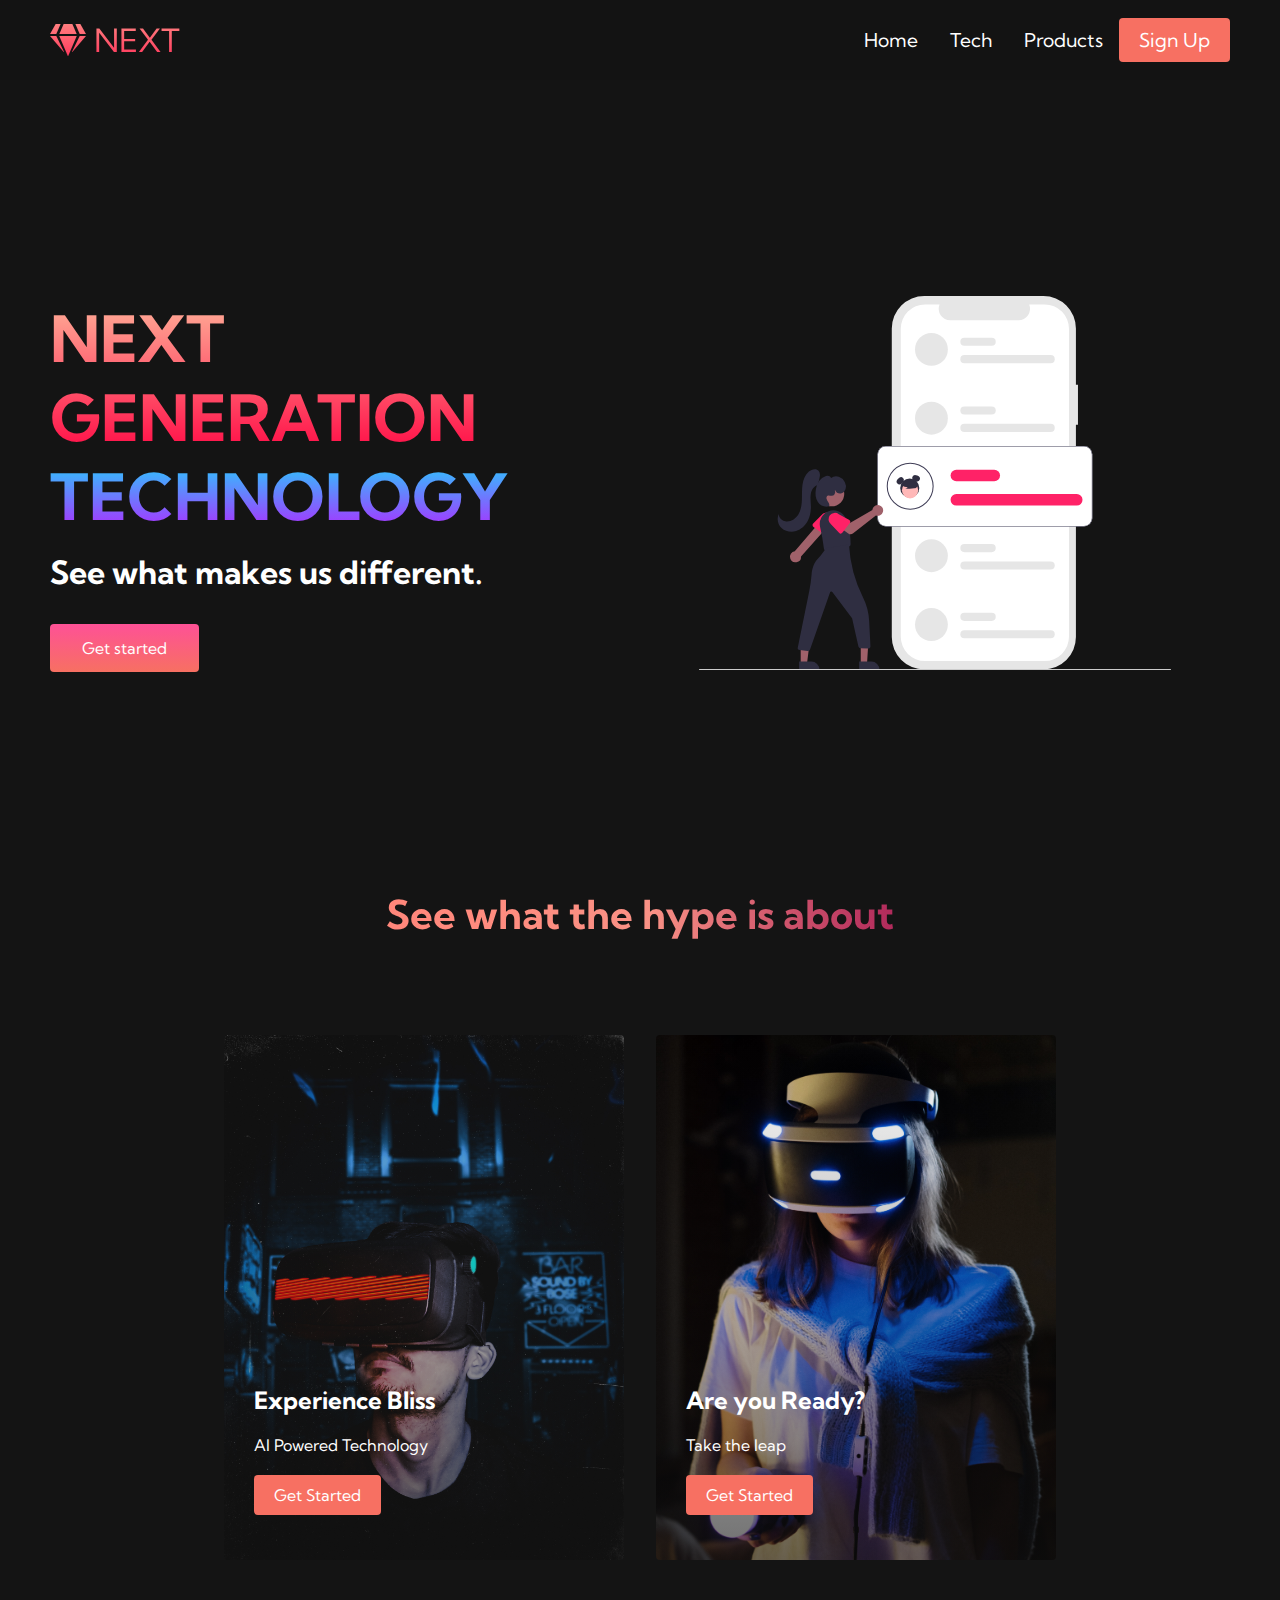
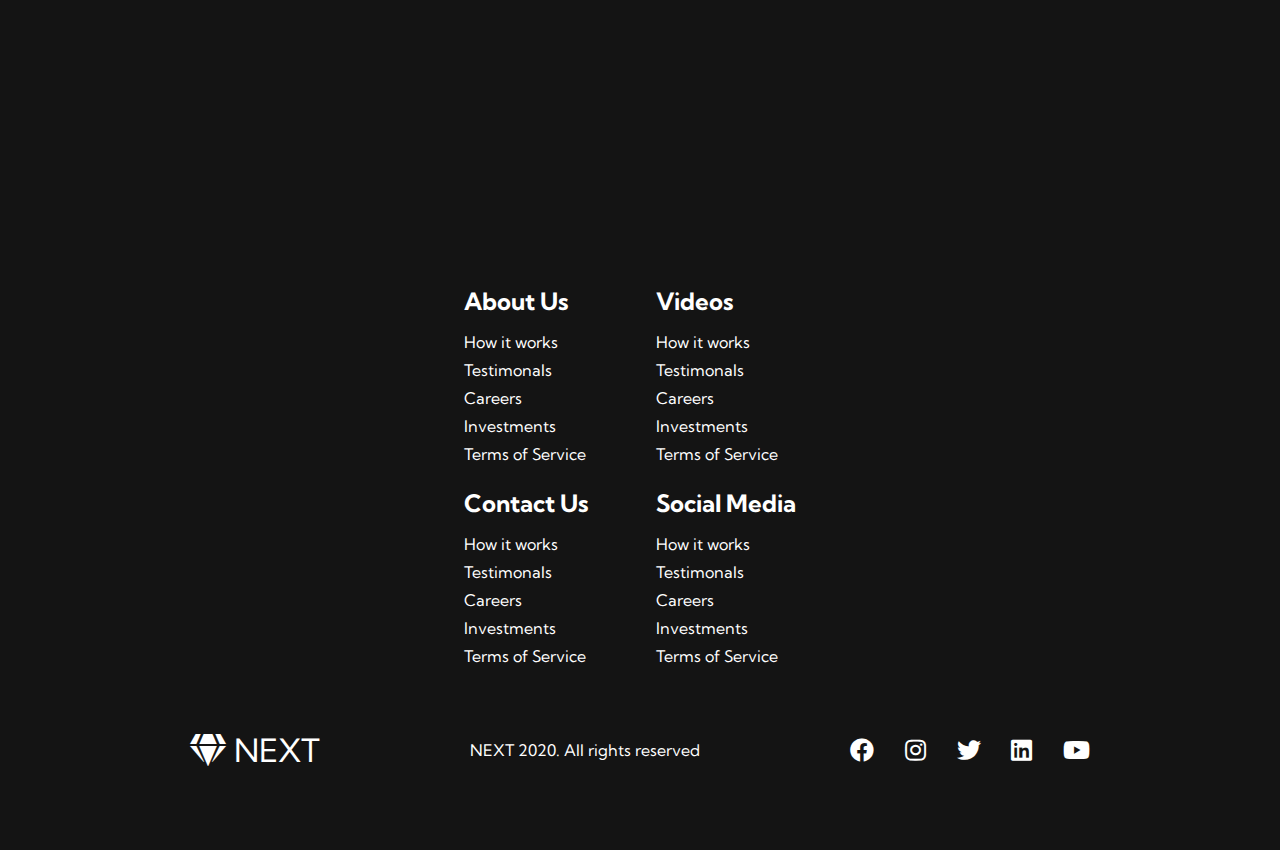
<file: index.html>
<!DOCTYPE html>
<html lang="en">
<head>
    <meta charset="UTF-8">
    <meta name="viewport" content="width=device-width, initial-scale=1.0">
    <title>NEXT Website</title>
    <link rel="stylesheet" href="styles.css"/>
    <link rel="stylesheet" href="font-awesome/css/all.css">
    <link href="https://fonts.googleapis.com/css2?family=Kumbh+Sans:wght@400;700&display=swap" rel="stylesheet">
</head>
<body>
    <!-- Navbar Section -->
       <!-- Navbar Section -->
    <nav class="navbar">
      <div class="navbar__container">
        <a href="/" id="navbar__logo"><i class="fas fa-gem"></i>NEXT</a>
        <div class="navbar__toggle" id="mobile-menu">
          <span class="bar"></span> <span class="bar"></span>
          <span class="bar"></span>
        </div>
        <ul class="navbar__menu">
          <li class="navbar__item">
            <a href="/" class="navbar__links">Home</a>
          </li>
          <li class="navbar__item">
            <a href="/tech.html" class="navbar__links">Tech</a>
          </li>
          <li class="navbar__item">
            <a href="/" class="navbar__links">Products</a>
          </li>
          <li class="navbar__btn"><a href="/" class="button">Sign Up</a></li>
        </ul>
      </div>
    </nav>

    <!-- Hero Section -->
<div class="main">
    <div class="main__container">
        <div class="main__content">
            <h1>NEXT GENERATION</h1>
            <h2>TECHNOLOGY</h2>
            <p>See what makes us different.</p>
            <button class="main__btn"><a href="/">Get started</a></button>
        </div>
        <div class="main__img--container">
            <img src="images/pic1.svg" alt="pic" id="main__img">
        </div>
    </div>
</div>

<!-- Services Section -->
<div class="services">
    <h1>See what the hype is about</h1>
    <div class="services__container">
        <div class="services__card">
            <h2>Experience Bliss</h2>
            <p>AI Powered Technology</p>
            <button>Get Started</button>
        </div>
        <div class="services__card">
            <h2>Are you Ready?</h2>
            <p>Take the leap</p>
            <button>Get Started</button>
        </div>
    </div>
</div>

<!-- Footer Section -->
<div class="footer__container">
    <div class="footer__links">
        <div class="footer__link--wrapper">
            <div class="footer__link--items">
                <h2>About Us</h2>
                <a href="/">How it works</a>
                <a href="/">Testimonals</a>
                <a href="/">Careers</a>
                <a href="/">Investments</a>
                <a href="/">Terms of Service</a>
            </div>
            <div class="footer__link--items">
                <h2>Contact Us</h2>
                <a href="/">How it works</a>
                <a href="/">Testimonals</a>
                <a href="/">Careers</a>
                <a href="/">Investments</a>
                <a href="/">Terms of Service</a>
            </div>
        </div>
        <div class="footer__link--wrapper">
            <div class="footer__link--items">
                <h2>Videos</h2>
                <a href="/">How it works</a>
                <a href="/">Testimonals</a>
                <a href="/">Careers</a>
                <a href="/">Investments</a>
                <a href="/">Terms of Service</a>
            </div>
            <div class="footer__link--items">
                <h2>Social Media</h2>
                <a href="/">How it works</a>
                <a href="/">Testimonals</a>
                <a href="/">Careers</a>
                <a href="/">Investments</a>
                <a href="/">Terms of Service</a>
            </div>
        </div>
    </div>
    <div class="social__media">
        <div class="social__media--wrap">
            <div class="footer__logo">
                <a href="/" id="footer__logo"><i class="fas fa-gem"></i>NEXT</a>
            </div>
            <p class="website__rights">NEXT 2020. All rights reserved</p>
            <div class="social__icons">
                <a href="/" class="social__icon--link" target="_blank"><i class="fab fa-facebook"></i></a>
                <a href="/" class="social__icon--link" target="_blank"><i class="fab fa-instagram"></i></a>
                <a href="/" class="social__icon--link" target="_blank"><i class="fab fa-twitter"></i></a>
                <a href="/" class="social__icon--link" target="_blank"><i class="fab fa-linkedin"></i></a>
                <a href="/" class="social__icon--link" target="_blank"><i class="fab fa-youtube"></i></a>
            </div>
        </div>
    </div>
</div>

    <script src="app.js"></script>
</body>
</html>
</file>
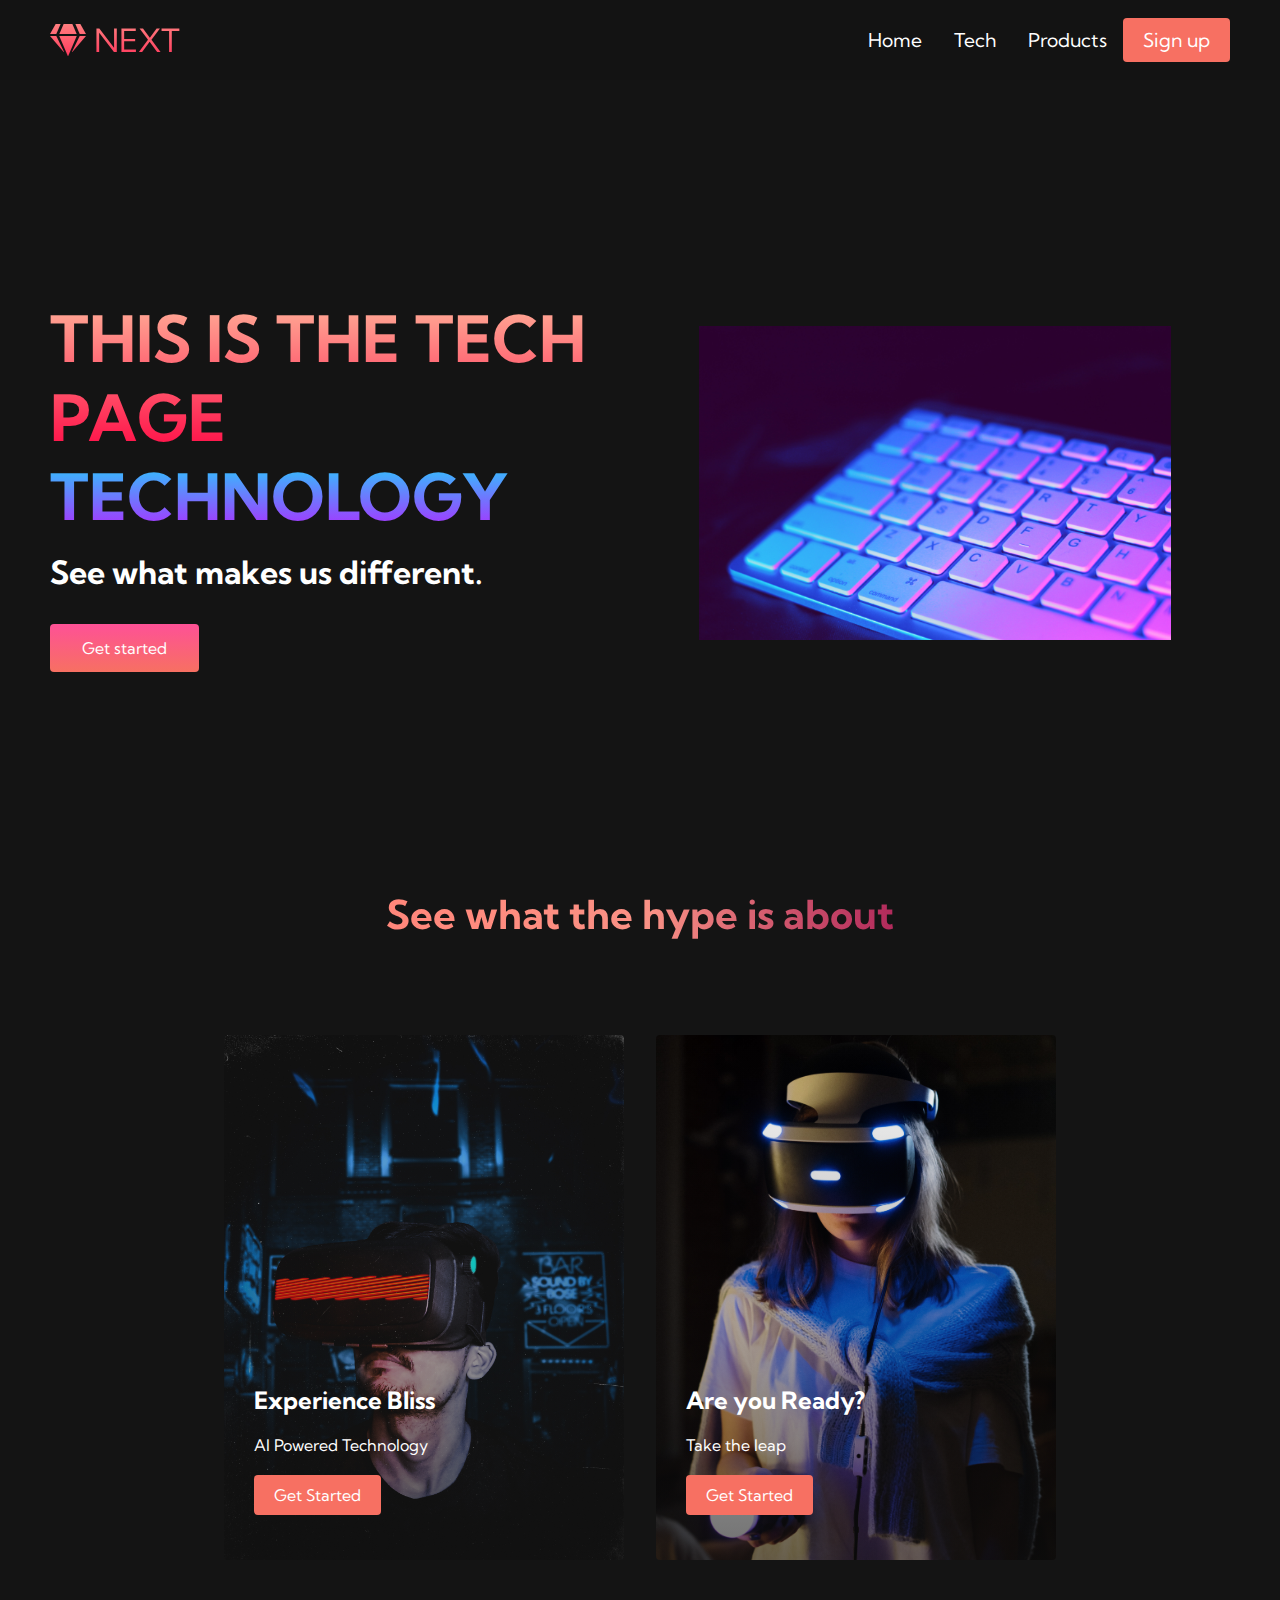
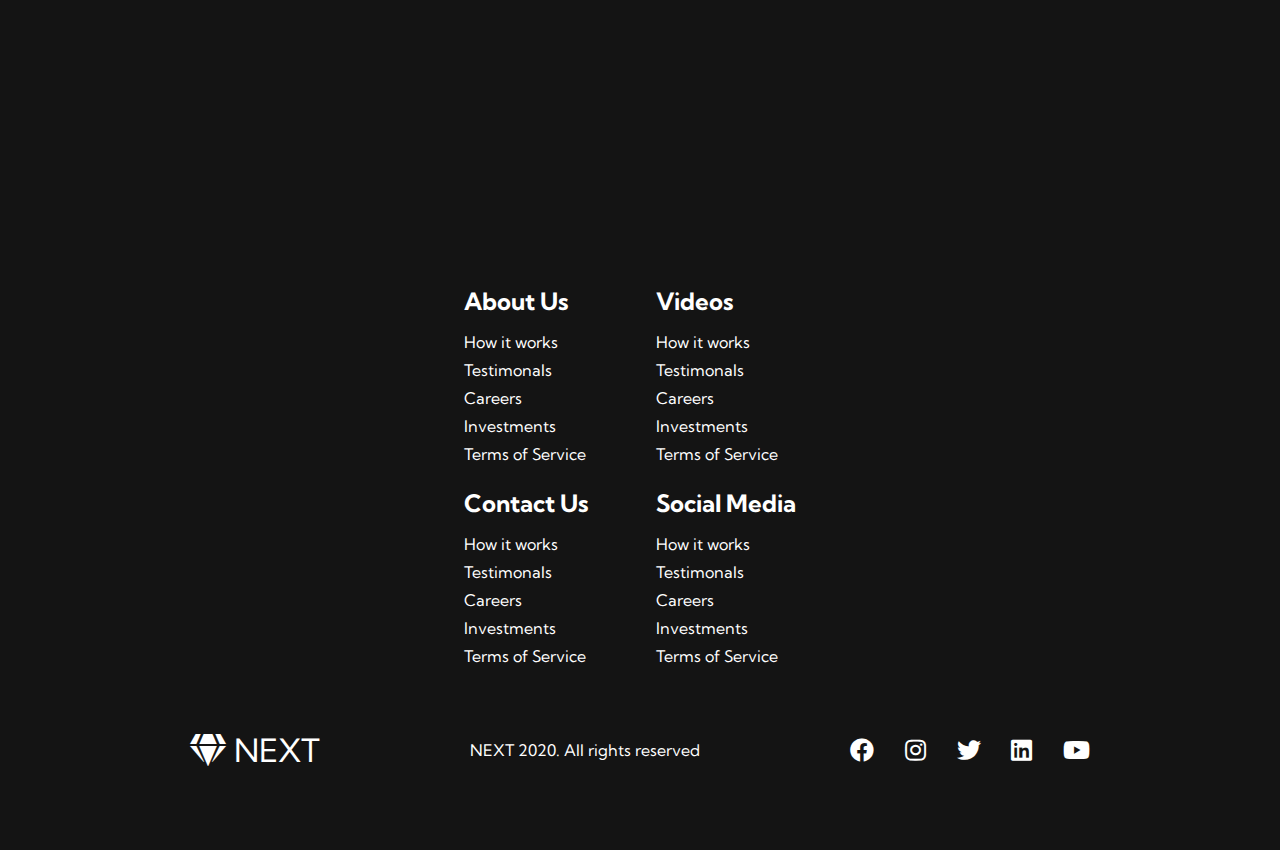
<file: tech.html>
<!DOCTYPE html>
<html lang="en">
<head>
    <meta charset="UTF-8">
    <meta name="viewport" content="width=device-width, initial-scale=1.0">
    <title>NEXT Website</title>
    <link rel="stylesheet" href="styles.css"/>
    <link rel="stylesheet" href="font-awesome/css/all.css">
    <link href="https://fonts.googleapis.com/css2?family=Kumbh+Sans:wght@400;700&display=swap" rel="stylesheet">
</head>
<body>
    <!-- Navbar Section -->
    <nav class="navbar">
        <div class="navbar__container">
            <a href="/" id="navbar__logo">
                <i class="fas fa-gem"></i>NEXT</a>
            <div class="narbar__toggle" id="mobile-menu">
              <span class="bar"></span>
              <span class="bar"></span>
              <span class="bar"></span>
            </div>
            <ul class="navbar__menu">
                <li class="navbar__item">
                    <a href="/" class="navbar__links">Home</a>
                </li>
                <li class="navbar__item">
                    <a href="tech.html" class="navbar__links">Tech</a>
                </li>
                <li class="navbar__item">
                    <a href="test.html" class="navbar__links">Products</a>
                </li>
                <li class="navbar__btn">
                    <a href="/" class="button">Sign up</a></li>
            </ul>
        </div>
    </nav>

    <!-- Hero Section -->
<div class="main">
    <div class="main__container">
        <div class="main__content">
            <h1><h1>THIS IS THE TECH PAGE</h1></h1>
            <h2>TECHNOLOGY</h2>
            <p>See what makes us different.</p>
            <button class="main__btn"><a href="/">Get started</a></button>
        </div>
        <div class="main__img--container">
            <img src="images/pic4.jpg" alt="pic" id="main__img">
        </div>
    </div>
</div>

<!-- Services Section -->
<div class="services">
    <h1>See what the hype is about</h1>
    <div class="services__container">
        <div class="services__card">
            <h2>Experience Bliss</h2>
            <p>AI Powered Technology</p>
            <button>Get Started</button>
        </div>
        <div class="services__card">
            <h2>Are you Ready?</h2>
            <p>Take the leap</p>
            <button>Get Started</button>
        </div>
    </div>
</div>

<!-- Footer Section -->
<div class="footer__container">
    <div class="footer__links">
        <div class="footer__link--wrapper">
            <div class="footer__link--items">
                <h2>About Us</h2>
                <a href="/">How it works</a>
                <a href="/">Testimonals</a>
                <a href="/">Careers</a>
                <a href="/">Investments</a>
                <a href="/">Terms of Service</a>
            </div>
            <div class="footer__link--items">
                <h2>Contact Us</h2>
                <a href="/">How it works</a>
                <a href="/">Testimonals</a>
                <a href="/">Careers</a>
                <a href="/">Investments</a>
                <a href="/">Terms of Service</a>
            </div>
        </div>
        <div class="footer__link--wrapper">
            <div class="footer__link--items">
                <h2>Videos</h2>
                <a href="/">How it works</a>
                <a href="/">Testimonals</a>
                <a href="/">Careers</a>
                <a href="/">Investments</a>
                <a href="/">Terms of Service</a>
            </div>
            <div class="footer__link--items">
                <h2>Social Media</h2>
                <a href="/">How it works</a>
                <a href="/">Testimonals</a>
                <a href="/">Careers</a>
                <a href="/">Investments</a>
                <a href="/">Terms of Service</a>
            </div>
        </div>
    </div>
    <div class="social__media">
        <div class="social__media--wrap">
            <div class="footer__logo">
                <a href="/" id="footer__logo"><i class="fas fa-gem"></i>NEXT</a>
            </div>
            <p class="website__rights">NEXT 2020. All rights reserved</p>
            <div class="social__icons">
                <a href="/" class="social__icon--link" target="_blank"><i class="fab fa-facebook"></i></a>
                <a href="/" class="social__icon--link" target="_blank"><i class="fab fa-instagram"></i></a>
                <a href="/" class="social__icon--link" target="_blank"><i class="fab fa-twitter"></i></a>
                <a href="/" class="social__icon--link" target="_blank"><i class="fab fa-linkedin"></i></a>
                <a href="/" class="social__icon--link" target="_blank"><i class="fab fa-youtube"></i></a>
            </div>
        </div>
    </div>
</div>

    <script src="app.js"></script>
</body>
</html>
</file>
<file: styles.css>
* {
    box-sizing: border-box;
    margin: 0;
    padding: 0;
    font-family: 'Kumbh Sans', sans-serif;
}

.navbar {
    background: #131313;
    height: 80px;
    display: flex;
    justify-content: center;
    align-items: center;
    font-size: 1.2rem;
    position: sticky;
    top: 0;
    z-index: 999;
}

.navbar__container {
    display: flex;
    justify-content: space-between;
    height: 80px;
    z-index: 1;
    width: 100%;
    max-width: 1300px;
    margin: 0 auto;
    padding: 0 50px;
}

#navbar__logo {
    background-color: #ff8177;
    background-image: linear-gradient(to top, #ff0844 0%, #ffb199 100%);
    background-size: 100%;
    -webkit-background-clip: text;
    -moz-background-clip: text;
    -webkit-text-fill-color: transparent;
    -moz-text-fill-color: transparent;
    display: flex;
    align-items: center;
    cursor: pointer;
    text-decoration: none;
    font-size: 2rem;
}

.fa-gem {
    margin-right: 0.5rem;
}

.navbar__menu {
    display: flex;
    align-items: center;
    list-style: none;
    text-align: center;
}

.navbar__item {
    height: 80px;
}

.navbar__links {
    color: white;
    display: flex;
    align-items: center;
    justify-content: center;
    text-decoration: none;
    padding: 0 1rem;
    height: 100%;
}

.navbar__btn {
    display: flex;
    justify-content: center;
    align-items: center;
    padding: 0 1 rem;
    width: 100%;
}

.button {
    display: flex;
    justify-content: center;
    align-items: center;
    text-decoration: none;
    padding: 10px 20px;
    height: 100%;
    width: 100%;
    border: none;
    outline: none;
    border-radius: 4px;
    background: #f77062;
    color: white;
}

.button:hover {
    background: #4837ff;
    transition: all 0.3s ease;
}

.navbar__links:hover {
    color: #f77062;
    transition: all 0.3s ease;
}

@media screen and (max-width: 960px) {
    .navbar__container {
        display: flex;
        justify-content: space-between;
        height: 80px;
        z-index: 1;
        width: 100%;
        max-width: 1300px;
        padding: 0;
    }

    .navbar__menu {
        display: grid;
        grid-template-columns: auto;
        margin: 0;
        width: 100%;
        position: absolute;
        top: -1000px;
        opacity: 0;
        transition: all 0.5s ease;
        height: 50vh;
        z-index: -1;
        background: #131313;
    }

    .navbar__menu.active {
        background: #131313;
        top: 100%;
        opacity: 1;
        transition: all 0.5s ease;
        z-index: 99;
        height: 50vh;
        font-size: 1.6rem;
    }

    #navbar__logo {
        padding-left: 25px;
    }

    .navbar__toggle .bar {
        width: 25px;
        height: 3px;
        margin: 5px auto;
        transition: all 0.3s ease-in-out;
        background: #fff;
    }

    .navbar__item {
        width: 100%;
    }

    .navbar__links {
        text-align: center;
        padding: 2rem;
        width: 100%;
        display: table;
    }

    #mobile-menu {
        position: absolute;
        top: 20%;
        right: 5%;
        transform: translate(5%, 20%);
    }

    .navbar__btn {
        padding-bottom: 2rem;
    }

    .button {
        display: flex;
        justify-content: center;
        align-items: center;
        width: 80%;
        height: 80px;
        margin: 0;
    }

    .navbar__toggle .bar {
        display: block;
        cursor: pointer;
    }

    #mobile-menu.is-active .bar:nth-child(2) {
        opacity: 0;
    }

    #mobile-menu.is-active .bar:nth-child(1) {
        transform: translateY(8px) rotate(45deg);
    }

    #mobile-menu.is-active .bar:nth-child(3) {
        transform: translateY(-8px) rotate(-45deg);
    }
} 

/* Hero Section CSS */
.main {
    background-color: #141414;
}

.main__container {
    display: grid;
    grid-template-columns: 1fr 1fr;
    align-items: center;
    justify-self: center;
    margin: 0 auto;
    height: 90vh;
    background-color: #141414;
    z-index: 1;
    width: 100%;
    max-width: 1300px;
    padding: 0 50px;
}

.main__content h1 {
    font-size: 4rem;
    background-color: #ff8177;
    background-image: linear-gradient(to top, #ff0844 0%, #ffb199 100%);
    background-size: 100%;
    -webkit-background-clip: text;
    -moz-background-clip: text;
    -webkit-text-fill-color: transparent;
    -moz-text-fill-color: transparent;
}

.main__content h2 {
    font-size: 4rem;
    background-color: #ff8177;
    background-image: linear-gradient(to top, #b721ff 0%, #21d4fd 100%);
    background-size: 100%;
    -webkit-background-clip: text;
    -moz-background-clip: text;
    -webkit-text-fill-color: transparent;
    -moz-text-fill-color: transparent;
}

.main__content p {
    margin-top: 1rem;
    font-size: 2rem;
    font-weight: 700;
    color: #fff;
}

.main__btn {
    font-size: 1rem;
    background-image: linear-gradient(to top, #f77062 0%, #fe5196 100%);
    padding: 14px 32px;
    border: none;
    border-radius: 4px;
    color: #fff;
    margin-top: 2rem;
    cursor: pointer;
    position: relative;
    transition: all 0.35s;
    outline: none;
}

.main__btn a {
    position: relative;
    z-index: 2;
    color: #fff;
    text-decoration: none;
}

.main__btn:after {
    position: absolute;
    content: '';
    top: 0;
    left: 0;
    width: 0;
    height: 100%;
    background: #4837ff;
    transition: all 0.35s;
    border-radius: 4px;
}

.main__btn:hover {
    color: #fff;
}

.main__btn:hover:after {
    width: 100%;
}

.main__img--container {
    text-align: center;
}

#main__img {
    height: 80%;
    width: 80%;
}

@media screen and (max-width: 768px) {
    .main__container {
        display: grid;
        grid-template-columns: auto;
        align-items: center;
        justify-self: center;
        width: 100%;
        margin: 0 auto;
        height: 90vh;
    }

    .main__content {
        text-align: center;
        margin-bottom: 4rem;
    }

    .main__content h1 {
        font-size: 2.5rem;
        margin-top: 2rem;
    }

    .main__content h2 {
        font-size: 3rem;
    } 

    .main__content p {
        margin-top: 1rem;
        font-size: 1.5rem;
    }
}

@media screen and (max-width: 480px) {
    .main__content h1 {
        font-size: 2rem;
        margin-top: 3rem;
    }

    .main__content h2 {
        font-size: 2rem;
    } 

    .main__content p {
        margin-top: 2rem;
        font-size: 1.5rem;
    }

    .main__btn {
        padding: 12px 36px;
        margin: 2.5rem 0;
    }
}

/* Services Section CSS */
.services {
    background: #141414;
    display: flex;
    flex-direction: column;
    align-items: center;
    height: 100vh;
}

.services h1 {
    background-color: #ff8177;
    background-image: linear-gradient(to right, #ff8177 0%, #ff867a 0%, #ff8c7f 21%, #f99185 52%, #cf556c 78%, #b12a5b 100%);
    background-size: 100%;
    margin-bottom: 5rem;
    font-size: 2.5rem;
    -webkit-background-clip: text;
    -moz-background-clip: text;
    -webkit-text-fill-color: transparent;
    -moz-text-fill-color: transparent;
}

.services__container {
    display: flex;
    justify-content: center;
    flex-wrap: wrap;
}

.services__card {
    margin: 1rem;
    height: 525px;
    width: 400px;
    border-radius: 4px;
    background-image: linear-gradient(to bottom, rgba(0, 0, 0, 0) 0%, rgba(17, 17, 17, 0.6) 100%), url('images/pic3.jpg');
    background-size: cover;
    position: relative;
    color: #fff;
}

.services__card:nth-child(2) {
    background-image: linear-gradient(to bottom, rgba(0, 0, 0, 0) 0%, rgba(17, 17, 17, 0.6) 100%), url('images/pic2.jpg');
}

.services h2 {
    position: absolute;
    top: 350px;
    left: 30px;
}

.services__card p {
    position: absolute;
    top: 400px;
    left: 30px;
}

.services__card button {
    color: #fff;
    padding: 10px 20px;
    border: none;
    outline: none;
    border-radius: 4px;
    background: #f77062;
    position: absolute;
    top: 440px;
    left: 30px;
    font-size: 1rem;
    cursor: pointer;
}

.services__card:hover {
    transform: scale(1.075);
    transition: 0.2s ease-in;
    cursor: pointer;
}

@media screen and (max-width: 960px) {
    .services {
        height: 1600px;
    }

    .services h1 {
        font-size: 2rem;
        margin-top: 12rem;
    }   
}

@media screen and (max-width: 480px) {
    .services {
        height: 1400px;
    }

    .services h1 {
        font-size: 1.2rem;
    }

    .services__card {
        width: 300px;
    }
}

/* Footer CSS */
.footer__container {
    background-color: #141414;
    padding: 5rem 0;
    display: flex;
    flex-direction: column;
    justify-content: center;
    align-items: center;
}

#footer__logo {
    color: #fff;
    display: flex;
    align-items: center;
    cursor: pointer;
    text-decoration: none;
    font-size: 2rem;
}

.footer__links {
    width: 100%;
    max-width: 1000px;
    display: flex;
    justify-content: center;
}

.footer__links--wrapper {
    display: flex;
}

.footer__link--items {
    display: flex;
    flex-direction: column;
    align-items: flex-start;
    margin: 16px;
    text-align: left;
    width: 160px;
    box-sizing: border-box;
}

.footer__link--items h2 {
    margin-bottom: 16px;
}

.footer__link--items > h2 {
color: #fff;
}

.footer__link--items a {
    color: #fff;
    text-decoration: none;
    margin-bottom: 0.5rem;
}

.footer__link--items a:hover {
    color: #e9e9e9;
    transition: 0.3s ease-in-out;
}

/* Social Icons */
.social__icon--link {
    color: #fff;
    font-size: 24px;
}

.social__media {
    max-width: 1000px;
    width: 100%;
}

.social__media--wrap {
    display: flex;
    justify-content: space-between;
    align-items: center;
    width: 90%;
    max-width: 1000px;
    margin: 40px auto 0 auto;
}

.social__icons {
    display: flex;
    justify-content: space-between;
    align-items: center;
    width: 240px;
}

.social__logo {
    color: #fff;
    justify-content: flex-start;
    margin-left: 20px;
    cursor: pointer;
    text-decoration: none;
    font-size: 2rem;
    display: flex;
    align-items: center;
    margin-bottom: 16px;
}

.website__rights {
    color: #fff;
}

@media screen and (max-width: 820px) {
    .footer__links {
        padding-top: 2rem;
    }

    #footer__logo {
        margin-bottom: 2rem;
    }

    .website__rights {
        margin-bottom: 2rem;
    }

    .footer__link--wrapper {
        flex-direction: column;
    }

    .social__media--wrap {
        flex-direction: column;
    }
}

@media screen and (max-width: 480px) {
    .footer__link--items {
        margin: 0;
        padding: 10px;
        width: 100%;
    }
}
</file>
